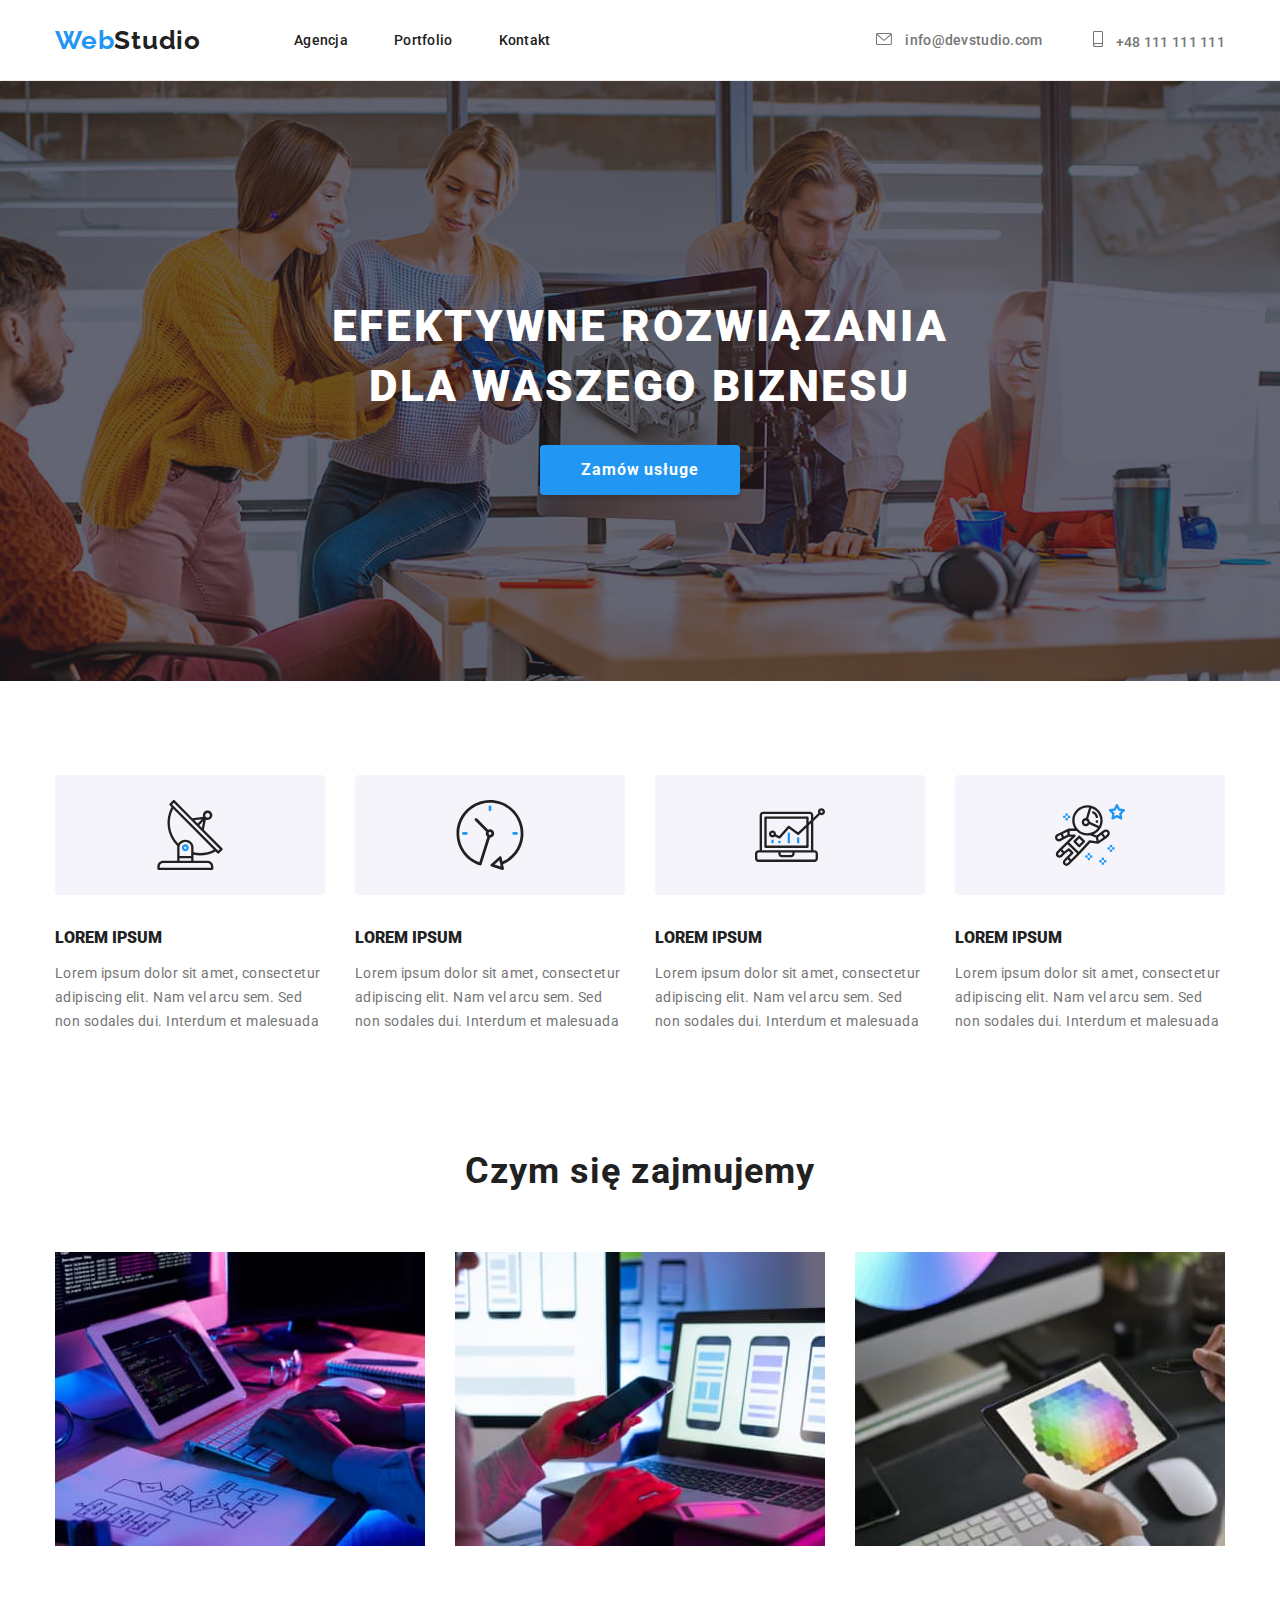
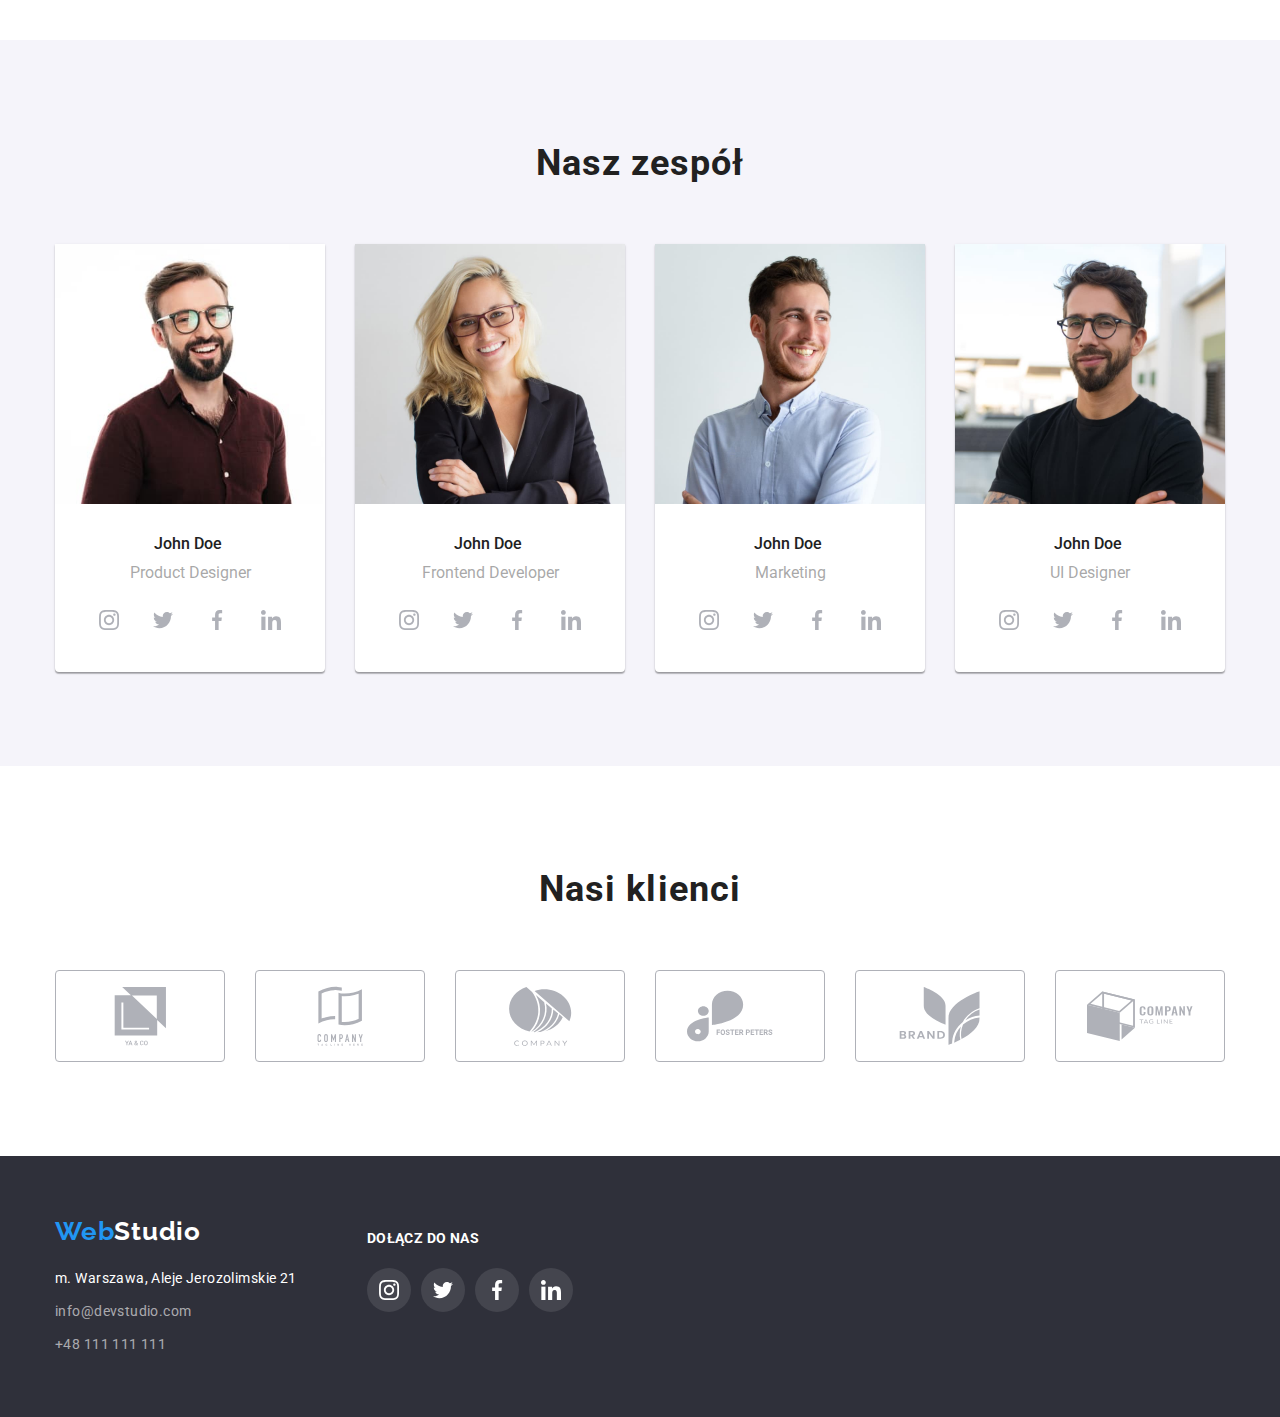
<file: index.html>
<!DOCTYPE html>
<html lang="pl">
  <head>
    <meta charset="UTF-8" />
    <meta http-equiv="X-UA-Compatible" content="IE=edge" />
    <meta name="viewport" content="width=device-width, initial-scale=1.0" />
    <title>Webstudio</title>  
   <link rel="stylesheet" href="https://cdnjs.cloudflare.com/ajax/libs/modern-normalize/1.1.0/modern-normalize.min.css">
    <link rel="preconnect" href="https://fonts.googleapis.com">
    <link rel="preconnect" href="https://fonts.gstatic.com" crossorigin>
    <link href="https://fonts.googleapis.com/css2?family=Raleway:wght@700&family=Roboto:wght@400;500;700;900&display=swap" rel="stylesheet">
     <link rel="stylesheet" href="css/style.css">  
     
  </head>


  <body>
    <header class="header">
      <div class="container">
      <a class="navigation-logo" href="index.html"><span class="navigation-logo-color">Web</span>Studio</a>      
      <nav class="navigation">
        <ul class="navigation-list list">
          <li class="navigation-list-item">
            <a class="navigation-list-link" href="#">Agencja</a>
          </li>
          <li class="navigation-list-item">
            <a class="navigation-list-link" href="portfolio.html">Portfolio</a>
          </li>
          <li class="navigation-list-item">
            <a class="navigation-list-link" href="#">Kontakt</a>
          </li>
        </ul>
      </nav>
          
      <address class="address">
        <ul class="navigation-address list">
          <li class="navigation-address-item">
            <a class="address-mail" href="mailto:info@devstudio.com">
              <svg class="head-icon-envelope">
                <use href="images/icons.svg/sprite.svg#icon-envelope"></use>
              </svg>
              info@devstudio.com</a>
          </li>
          <li class="navigation-address-item">
            <a class="address-phone-number" href="tel:+48111111111">
              <svg class="head-icon-smartphone">
                <use href="images/icons.svg/sprite.svg#icon-smartphone"></use>
              </svg>              
              +48 111 111 111</a>
          </li>
        </ul>
      </address>  
      </div>    
    </header>

    <main>
      <section class="button section">
        <div class="container button-content">
          <h1>EFEKTYWNE ROZWIĄZANIA DLA WASZEGO BIZNESU</h1>
        <button class="model-btn" type="button">Zamów usługe</button>
        </div>
      </section>

      <section class="navigation-advantages">
        <div class="container">
          <ul class="advantages-list list">
            <li class="advantages-list-item">
              <a class="advantages-list-link" href="#">
              <svg class="advantages-icon">
                <use href="images/icons.svg/sprite.svg#icon-Group-1"></use>
              </svg>
            </a></li>
            <li class="advantages-list-item">
              <a class="advantages-list-link" href="#">
              <svg class="advantages-icon">
                <use href="images/icons.svg/sprite.svg#icon-Group-2"></use>
              </svg>
            </a></li>
            <li class="advantages-list-item">
              <a class="advantages-list-link" href="#">
              <svg class="advantages-icon">
                <use href="images/icons.svg/sprite.svg#icon-Group-3"></use>
              </svg>
            </a></li>
            <li class="advantages-list-item">
              <a class="advantages-list-link" href="#">
              <svg class="advantages-icon">
                <use href="images/icons.svg/sprite.svg#icon-Group-4"></use>
              </svg>
            </a></li>
        </ul>
        <ul class="navigation-advantages-list list">
          <li class="navigation-advantages-item">
            <h4 clas="navigation-advantages-h4"><b>LOREM IPSUM</b></h4>
            <p class="navigation-advantages-p">
              Lorem ipsum dolor sit amet, consectetur adipiscing elit. Nam vel
              arcu sem. Sed non sodales dui. Interdum et malesuada
            </p>
          </li>
          <li class="navigation-advantages-item">
            <h4 clas="navigation-advantages-h4"><b>LOREM IPSUM</b></h4>
            <p class="navigation-advantages-p">
              Lorem ipsum dolor sit amet, consectetur adipiscing elit. Nam vel
              arcu sem. Sed non sodales dui. Interdum et malesuada
            </p>
          </li>
          <li class="navigation-advantages-item">
            <h4 clas="navigation-advantages-h4"><b>LOREM IPSUM</b></h4>
            <p class="navigation-advantages-p">
              Lorem ipsum dolor sit amet, consectetur adipiscing elit. Nam vel
              arcu sem. Sed non sodales dui. Interdum et malesuada
            </p>
          </li>
          <li class="navigation-advantages-item">
            <h4 clas="navigation-advantages-h4"><b>LOREM IPSUM</b></h4>
            <p class="navigation-advantages-p">
              Lorem ipsum dolor sit amet, consectetur adipiscing elit. Nam vel
              arcu sem. Sed non sodales dui. Interdum et malesuada
            </p>
          </li>
        </ul>
        </div>
      </section>

      <section class="what-we-do section">
        <div class="container">
        <h2 class="secondary-header">Czym się zajmujemy</h2>
        <ul class="what-we-do-list list">
          <li class="what-we-do-item">
            <img class="what-we-do-list-photo" src="images/image1.jpg" alt="Computer" width="370" height="294">
          </li>
          <li class="what-we-do-item">
            <img class="what-we-do-list-photo" src="images/image2.jpg" alt="Computer and telephon" width="370" height="294">
          </li class="what-we-do-item">
          <li>
            <img class="what-we-do-list-photo" src="images/image3.jpg" alt="Tablet" width="370" height="294">
          </li>
        </ul>
        </div>
      </section>

      <section class="staff section">
        <div class="container">
        <h2 class="secondary-header">Nasz zespół</h2>
        <ul class="staff-list list">
            <li class="staff-list-item">
                <img class="staff-list-img" src="images/image4.jpg" alt="John Doe, Product Designer" width="270" height="260">
                <h3 class="third-header">John Doe</h3>
                <p class="staff_p">Product Designer</p>
        <ul class="social-list list">
            <li class="social-list-item">
              <a class="social-list-link" href="#">
              <svg class="social-icon">
                <use href="images/icons.svg/sprite.svg#icon-instagram"></use>
              </svg>
            </a></li>
            <li class="social-list-item">
              <a class="social-list-link" href="#">
              <svg class="social-icon">
                <use href="images/icons.svg/sprite.svg#icon-twitter"></use>
              </svg>
            </a></li>
            <li class="social-list-item">
              <a class="social-list-link" href="#">
              <svg class="social-icon">
                <use href="images/icons.svg/sprite.svg#icon-facebook"></use>
              </svg>
            </a></li>
            <li class="social-list-item">
              <a class="social-list-link" href="#">
              <svg class="social-icon">
                <use href="images/icons.svg/sprite.svg#icon-linkedin"></use>
              </svg>
            </a></li>
        </ul>
            </li>
            <li class="staff-list-item">
                <img class="staff-list-img" src="images/image5.jpg" alt="John Doe, Frontend Developer" width="270" height="260">
                <h3 class="third-header">John Doe</h3>
                <p class="staff_p">Frontend Developer</p>
         <ul class="social-list list">
            <li class="social-list-item">
              <a class="social-list-link" href="#">
              <svg class="social-icon">
                <use href="images/icons.svg/sprite.svg#icon-instagram"></use>
              </svg>
            </a></li>
            <li class="social-list-item">
              <a class="social-list-link" href="#">
              <svg class="social-icon">
                <use href="images/icons.svg/sprite.svg#icon-twitter"></use>
              </svg>
            </a></li>
            <li class="social-list-item">
              <a class="social-list-link" href="#">
              <svg class="social-icon">
                <use href="images/icons.svg/sprite.svg#icon-facebook"></use>
              </svg>
            </a></li>
            <li class="social-list-item">
              <a class="social-list-link" href="#">
              <svg class="social-icon">
                <use href="images/icons.svg/sprite.svg#icon-linkedin"></use>
              </svg>
            </a></li>
        </ul>      
            </li>
            <li class="staff-list-item">
                <img class="staff-list-img" src="images/image6.jpg" alt="John Doe, Marketing" width="270" height="260">
                <h3 class="third-header">John Doe</h3>
                <p class="staff_p"> Marketing</p>
       <ul class="social-list list">
            <li class="social-list-item">
              <a class="social-list-link" href="#">
              <svg class="social-icon">
                <use href="images/icons.svg/sprite.svg#icon-instagram"></use>
              </svg>
            </a></li>
            <li class="social-list-item">
              <a class="social-list-link" href="#">
              <svg class="social-icon">
                <use href="images/icons.svg/sprite.svg#icon-twitter"></use>
              </svg>
            </a></li>
            <li class="social-list-item">
              <a class="social-list-link" href="#">
              <svg class="social-icon">
                <use href="images/icons.svg/sprite.svg#icon-facebook"></use>
              </svg>
            </a></li>
            <li class="social-list-item">
              <a class="social-list-link" href="#">
              <svg class="social-icon">
                <use href="images/icons.svg/sprite.svg#icon-linkedin"></use>
              </svg>
            </a></li>
        </ul>        
            </li>
            <li class="staff-list-item">
                <img class="staff-list-img" src="images/image7.jpg" alt="John Doe, UI Designer" width="270" height="260">
                <h3 class="third-header">John Doe</h3>
                <p class="staff_p">UI Designer</p>
        <ul class="social-list list">
            <li class="social-list-item">
              <a class="social-list-link" href="#">
              <svg class="social-icon">
                <use href="images/icons.svg/sprite.svg#icon-instagram"></use>
              </svg>
            </a></li>
            <li class="social-list-item">
              <a class="social-list-link" href="#">
              <svg class="social-icon">
                <use href="images/icons.svg/sprite.svg#icon-twitter"></use>
              </svg>
            </a></li>
            <li class="social-list-item">
              <a class="social-list-link" href="#">
              <svg class="social-icon">
                <use href="images/icons.svg/sprite.svg#icon-facebook"></use>
              </svg>
            </a></li>
            <li class="social-list-item">
              <a class="social-list-link" href="#">
              <svg class="social-icon">
                <use href="images/icons.svg/sprite.svg#icon-linkedin"></use>
              </svg>
            </a></li>
        </ul>        
            </li>
        </ul>   
        </div>     
      </section>

      <section class="customer section">
        <div class="container">
         <h2 class="secondary-header">Nasi klienci</h2>
         <ul class="customer-list list">
            <li class="customer-list-item">
              <a class="customer-list-link" href="#">
              <svg class="customer-icon">
                <use class="customer-icon-icon" href="images/icons.svg/sprite.svg#icon-group"></use>
              </svg>
            </a></li>
            <li class="customer-list-item">
              <a class="customer-list-link" href="#">
              <svg class="customer-icon">
                <use href="images/icons.svg/sprite.svg#icon-group-1"></use>
              </svg>
            </a></li>
            <li class="customer-list-item">
              <a class="customer-list-link" href="#">
              <svg class="customer-icon">
                <use href="images/icons.svg/sprite.svg#icon-group-2"></use>
              </svg>
            </a></li>
            <li class="customer-list-item">
              <a class="customer-list-link" href="#">
              <svg class="customer-icon">
                <use href="images/icons.svg/sprite.svg#icon-group-3"></use>
              </svg>
            </a></li>
             <li class="customer-list-item">
              <a class="customer-list-link" href="#">
              <svg class="customer-icon">
                <use href="images/icons.svg/sprite.svg#icon-group-4"></use>
              </svg>
            </a></li>
             <li class="customer-list-item">
              <a class="customer-list-link" href="#">
              <svg class="customer-icon">
                <use href="images/icons.svg/sprite.svg#icon-group-5"></use>
              </svg>
            </a></li>
        </ul>

      </section>
      
    </main>

    <footer class="footer section-footer">
      <div class="container">
        <div class="left-footer">
          <a class="navigation-logo-footer" href="index.html"><span class="navigation-logo-color">Web</span>Studio</a>
            <address class="footer_address">
              <ul class="footer_list list">
                <li class="footer_list_item"><p class="footer-address">m. Warszawa, Aleje Jerozolimskie 21</p></li>
                <li class="footer_list_item"><a class="footer-mail" href="mailto:info@devstudio.com">info@devstudio.com</a></li>
                 <li class="footer_list_item"><a class="footer-phone-number" href="tel:+48111111111">+48 111 111 111</a></li>
              </ul>
            </address>
        </div>
      <div class="right-footer">
         <h4 class="right-footer-h4">DOŁĄCZ DO NAS</h4>
          <ul class="social-list-footer list">
            <li class="social-list-item-footer">
              <a class="social-list-link-footer" href="#">
              <svg class="social-icon-footer">
                <use href="images/icons.svg/sprite.svg#icon-instagram"></use>
              </svg>
            </a></li>
            <li class="social-list-item-footer">
              <a class="social-list-link-footer" href="#">
              <svg class="social-icon-footer">
                <use href="images/icons.svg/sprite.svg#icon-twitter"></use>
              </svg>
            </a></li>
            <li class="social-list-item-footer">
              <a class="social-list-link-footer" href="#">
              <svg class="social-icon-footer">
                <use href="images/icons.svg/sprite.svg#icon-facebook"></use>
              </svg>
            </a></li>
            <li class="social-list-item-footer">
              <a class="social-list-link-footer" href="#">
              <svg class="social-icon-footer">
                <use href="images/icons.svg/sprite.svg#icon-linkedin"></use>
              </svg>
            </a></li>
          </ul>
        </div> 
      </div>
    </footer>
  </body>
</html>
</file>
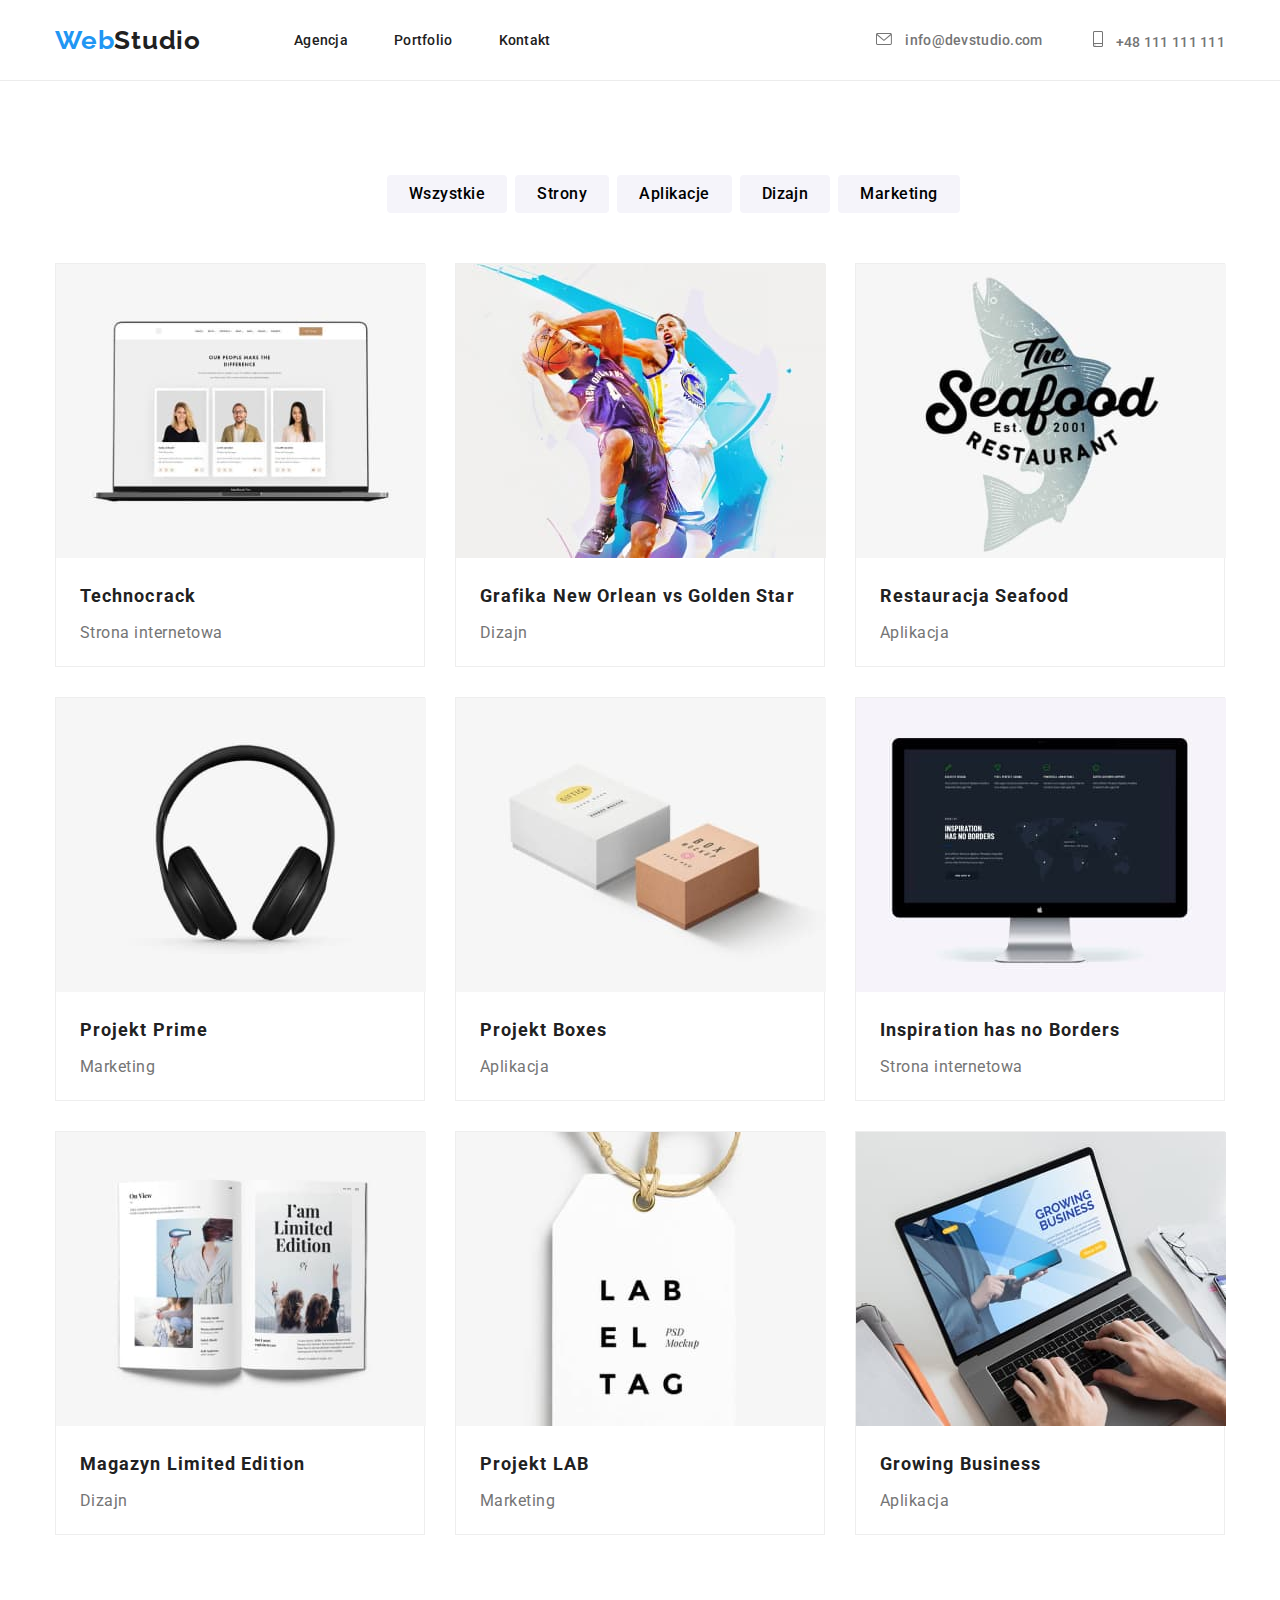
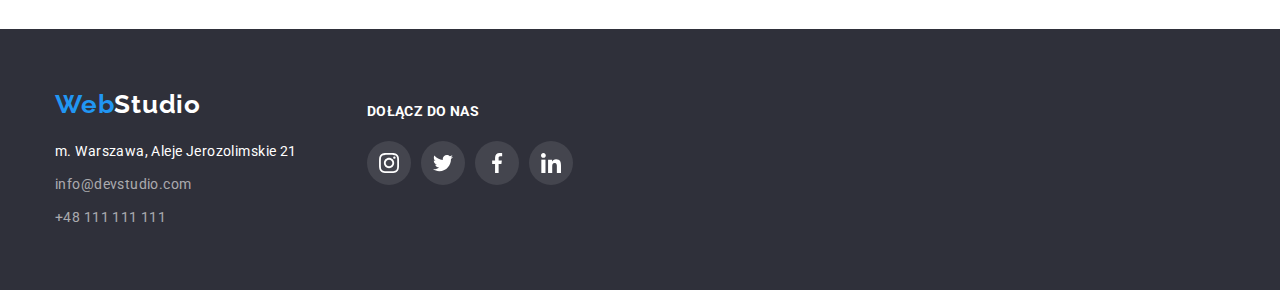
<file: portfolio.html>
<!DOCTYPE html>
<html lang="en">
<head>
    <meta charset="UTF-8">
    <meta http-equiv="X-UA-Compatible" content="IE=edge">
    <meta name="viewport" content="width=device-width, initial-scale=1.0">
    <title>Portfolio</title>
    <link rel="stylesheet" href="https://cdnjs.cloudflare.com/ajax/libs/modern-normalize/1.1.0/modern-normalize.min.css">
    <link rel="preconnect" href="https://fonts.googleapis.com">
    <link rel="preconnect" href="https://fonts.gstatic.com" crossorigin>
    <link href="https://fonts.googleapis.com/css2?family=Raleway:wght@700&family=Roboto:wght@400;500;700;900&display=swap" rel="stylesheet">
     <link rel="stylesheet" href="css/style.css">
</head>


<body>
    <header class="header">    
      <div class="container">
      <a class="navigation-logo" href="index.html"><span class="navigation-logo-color">Web</span>Studio</a>      
      <nav class="navigation">
        <ul class="navigation-list list">
          <li class="navigation-list-item">
            <a class="navigation-list-link" href="#">Agencja</a>
          </li>
          <li class="navigation-list-item">
            <a class="navigation-list-link" href="portolio.html">Portfolio</a>
          </li>
          <li class="navigation-list-item">
            <a class="navigation-list-link" href="#">Kontakt</a>
          </li>
        </ul>
      </nav>

      <address class="address">
        <ul class="navigation-address list">         
          <li class="navigation-address-item">
            <a class="address-mail" href="mailto:info@devstudio.com">
              <svg class="head-icon-envelope">
                <use href="images/icons.svg/sprite.svg#icon-envelope"></use>
              </svg>
               info@devstudio.com</a>
          </li>
            
          <li class="navigation-address-item">
            <a class="address-phone-number" href="tel:+48111111111">
              <svg class="head-icon-smartphone">
                <use href="images/icons.svg/sprite.svg#icon-smartphone"></use>
              </svg>          
               +48 111 111 111</a>
          </li>
        </ul>
      </address>  
      </div>      
    </header>

    <main>

    <section class="portfolio">
        <div class="filters-portfolio container">
            <ul class="filters-list-portfolio list">
                <li class="filters-list-item-portfolio"> <button class="model-btn-portfolio" type="button_1">Wszystkie</button></li>
                <li class="filters-list-item-portfolio"> <button class="model-btn-portfolio" type="button_2">Strony</button></li>
                <li class="filters-list-item-portfolio"> <button class="model-btn-portfolio" type="button_3">Aplikacje</button></li>
                <li class="filters-list-item-portfolio"> <button class="model-btn-portfolio" type="button_4">Dizajn</button></li>
                <li class="filters-list-item-portfolio"> <button class="model-btn-portfolio" type="button_5">Marketing</button></li>
              </ul>

        </div>
    </section>

    <section class="project">
      <div class="container">
        <ul class="project-list list">
            <li class="project-list-item">
                <img class="project-list-img" src="images/image8.jpg" alt="Technocrack, Strona internetowa" width="370" height="294">
                <h3 class="third-header-project">Technocrack</h3>
                <p class="staff_p-project">Strona internetowa</p>
            </li>
            <li class="project-list-item">
                <img class="project-list-img" src="images/image9.jpg" alt="Grafika New Orlean vs Golden Star, Dizajn" width="370" height="294">
                <h3 class="third-header-project">Grafika New Orlean vs Golden Star</h3>
                <p class="staff_p-project">Dizajn</p>
            </li>
            <li class="project-list-item">
                <img class="project-list-img" src="images/image10.jpg" alt="Restauracja Seafood, Aplikacja" width="370" height="294">
                <h3 class="third-header-project">Restauracja Seafood</h3>
                <p class="staff_p-project">Aplikacja</p>
            </li>
            <li class="project-list-item">
                <img class="project-list-img" src="images/image11.jpg" alt="Projekt Prime, Marketing" width="370" height="294">
                <h3 class="third-header-project">Projekt Prime</h3>
                <p class="staff_p-project">Marketing</p>
            </li>
             <li class="project-list-item">
                <img class="project-list-img" src="images/image12.jpg" alt="Projekt Boxes, Aplikacja" width="370" height="294">
                <h3 class="third-header-project">Projekt Boxes</h3>
                <p class="staff_p-project">Aplikacja</p>
            </li>
            <li class="project-list-item">
                <img class="project-list-img" src="images/image13.jpg" alt="Inspiration has no Borders, Strona internetowa" width="370" height="294">
                <h3 class="third-header-project">Inspiration has no Borders</h3>
                <p class="staff_p-project">Strona internetowa</p>
            </li>
            <li class="project-list-item">
                <img class="project-list-img" src="images/image14.jpg" alt="Magazyn Limited Edition, Dizajn" width="370" height="294">
                <h3 class="third-header-project">Magazyn Limited Edition</h3>
                <p class="staff_p-project">Dizajn</p>
            </li>
            <li class="project-list-item">
                <img class="project-list-img" src="images/image15.jpg" alt="Projekt LAB, Marketing" width="370" height="294">
                <h3 class="third-header-project">Projekt LAB</h3>
                <p class="staff_p-project">Marketing</p>
            </li>
            <li class="project-list-item">
                <img class="project-list-img" src="images/image16.jpg" alt="Growing Business, Aplikacja" width="370" height="294">
                <h3 class="third-header-project">Growing Business</h3>
                <p class="staff_p-project">Aplikacja</p>
            </li>       
          
        </ul>
        </div>
    </section>
    </main>


     <footer class="footer section-footer">
      <div class="container">
        <div class="left-footer">
          <a class="navigation-logo-footer" href="index.html"><span class="navigation-logo-color">Web</span>Studio</a>
            <address class="footer_address">
              <ul class="footer_list list">
                <li class="footer_list_item"><p class="footer-address">m. Warszawa, Aleje Jerozolimskie 21</p></li>
                <li class="footer_list_item"><a class="footer-mail" href="mailto:info@devstudio.com">info@devstudio.com</a></li>
                 <li class="footer_list_item"><a class="footer-phone-number" href="tel:+48111111111">+48 111 111 111</a></li>
              </ul>
            </address>
        </div>
      <div class="right-footer">
         <h4 class="right-footer-h4">DOŁĄCZ DO NAS</h4>
          <ul class="social-list-footer list">
            <li class="social-list-item-footer">
              <a class="social-list-link-footer" href="#">
              <svg class="social-icon-footer">
                <use href="images/icons.svg/sprite.svg#icon-instagram"></use>
              </svg>
            </a></li>
            <li class="social-list-item-footer">
              <a class="social-list-link-footer" href="#">
              <svg class="social-icon-footer">
                <use href="images/icons.svg/sprite.svg#icon-twitter"></use>
              </svg>
            </a></li>
            <li class="social-list-item-footer">
              <a class="social-list-link-footer" href="#">
              <svg class="social-icon-footer">
                <use href="images/icons.svg/sprite.svg#icon-facebook"></use>
              </svg>
            </a></li>
            <li class="social-list-item-footer">
              <a class="social-list-link-footer" href="#">
              <svg class="social-icon-footer">
                <use href="images/icons.svg/sprite.svg#icon-linkedin"></use>
              </svg>
            </a></li>
          </ul>
        </div> 
      </div>
    </footer>
  </body>
</html>
</file>
<file: css/style.css>
:root{
    --font-family: 'Roboto', sans-serif;
    --secondary-font:'Raleway', sans-serif;
    --main-color: #2196F3;
    --family-color: #212121;
}

body{
   font-family: var(--font-family); 
   color: var(--family-color);
}

a {
    text-decoration: none;
}


h2,
h3,
h4,
h5,
h6{
    margin: 0;  
    padding: 0;
}

ul{
    padding: 0;
    margin: 0;
}

p{
    padding: 0;
}

.list{
    list-style: none;
}

img{
    display: block;
}

.container{
    width: 1200px;
    padding: 0 15px;
    margin: 0 auto;
}

.section {
  padding-top: 94px;
  padding-bottom: 94px;
}

.section-footer{
    padding-top: 60px;
    padding-bottom: 60px;
}

/*================COMPONENTS================ */
.model-btn{
    font-weight: bold;
    font-size: 16px;
    line-height: 1.875;
    margin: 0 auto;
    display: block;
    

    /* identical to box height, or 187% */
    align-items: center;
    text-align: center;
    letter-spacing: 0.06em;
    cursor: pointer;
    

    color: #FFFFFF;
    font-family:var(--font-family);
    /* position: absolute; */
    width: 200px;
    height: 50px;
    
    

    background: #2196F3;
    box-shadow: 0px 4px 4px rgba(0, 0, 0, 0.15);
    border-radius: 4px;
    border: 0;


}

.secondary-header{
    font-style: normal;
    font-weight: bold;
    font-size: 36px;
    line-height: 1.666;
    text-align: center;
    letter-spacing: 0.03em;
}

/*================END COMPONENTS================ */


/*================HEADER================ */

.header {
  border-bottom: 1px solid #ececec;
}

.header .container{
    display: flex;
    align-items: center;
    Height: 80px;
}


.navigation-logo{
   margin-right: 93px;
   font-family: var( --secondary-font);
}

.navigation-list,
.navigation-advantages-list {
    display: flex;
    align-items: center;
}

.navigation-list-item:not(:last-child) {
    margin-right: 46px;
}

.head-list-item{
    display: flex;
    align-items: center;
    justify-content: space-between;
}

.head-icon-envelope{
    width: 16px;
    height: 12px;
   fill: currentColor;
    margin-right: 10px;
}


.head-icon-smartphone{
    width: 10px;
    height: 16px;
    fill: currentColor;
    margin-right: 10px;
}
.navigation-address{
    display: flex;
    align-items: center;
}

 .header .address{
    margin-left: auto;
}

.address-mail{
    margin-right: 50px;
}

.advantages-list{
    display: flex;
    align-items: center;
    justify-content: space-between;
    margin-bottom: 30px;
}

.advantages-list-link{  
    fill:  #AFB1B8;    
}

.advantages-icon{
    width: 270px;
    height: 120px;
}

.navigation-advantages-item:not(:last-child){
    margin-right: 30px;
    top: 93px;

}
.navigation-advantages{
   padding-top: 94px;
   margin:0;
}
.navigation-advantages-item{
    top: 774px;
}

.navigation-logo,
.navigation-logo-footer {     
    font-style: normal;
    font-weight: bold;
    font-size: 26px;
    line-height: 1.192;    
    /* identical to box height */
    letter-spacing: 0.03em; 
    
}
.navigation-logo{
  color: var(--family-color);    
}

.navigation-logo-color{
    color: var(--main-color);
}

.navigation-list-link,
.address{    
    font-weight: 500;
    font-size: 14px;
    line-height: 1.143;
    letter-spacing: 0.02em;  
    color:#212121 
}


.address-mail:hover,
.address-mail:focus,
.address-phone-number:hover,
.address-phone-number:focus{
    color:var(--main-color);
    fill: var(--main-color);
}

.navigation-list-link:hover,
.navigation-list-link:focus,
.footer-mail:hover,
.footer-mail:focus,
.footer-phone-number:hover,
.footer-phone-number:focus{
    color:var(--main-color);  
}

.address{
    font-style: normal;   
    color: #757575;   
}
.address-mail,
.address-phone-number{
    color: #757575;
}


/*================END HEADER================ */

/*================BUTTON================ */


.button-content h1{
font-style: normal;
font-weight: 900;
font-size: 44px;
line-height: 1.364;

/* or 136% */
text-align: center;
letter-spacing: 0.06em;
/* width: 46.5rem; */
/* text-transform: uppercase; */
color: #FFFFFF;
width: 696px;
height: 120px;
left: 452px;
top: 280px;

margin-right: auto;
margin-left: auto;
}

.button {
  background-image: linear-gradient(
    rgba(47, 48, 58, 0.4),
    rgba(47, 48, 58, 0.4)),
    url("../images/background.jpg");
  height: 37.5rem;
  display: flex;
  align-items: center;
  background-repeat: no-repeat;
  background-position: 50% 50%;
  background-size: cover;
  position: relative;
}

/*================END BUTTON================ */

/*================NASZE ATUTY================ */

.what-we-do .secondary-header{
    margin-bottom: 50px;
    margin-top: 0;
}

.what-we-do-list{
    display: flex;
    justify-content: space-between;
}

.navigation-advantages-h4{    
    font-style: normal;
    font-weight: bold;
    font-size: 14px;
    line-height: 1.43;
    letter-spacing: 0.03em;
    text-transform: uppercase;
    left: 215px;
    top: 774px;
}

.navigation-advantages-p{    
    font-style: normal;
    font-weight: normal;
    font-size: 14px;
    line-height: 1.714;
    /* or 171% */
    letter-spacing: 0.03em;
    color: #757575;
    
}

/*================END NASZE ATUTY================ */

/*================STAFF================ */

.staff .secondary-header{
    margin-bottom: 50px;
    margin-top: 0;
}

.staff-list{
    display: flex;
    justify-content: space-between;
    
}

.third-header{
    margin-top: 30px;
    margin-bottom: 10px;
    margin-left: 99px;
}

.staff_p{
    margin: 0;
}

.third-header{   
    font-style: normal;
    font-weight: 500;
    font-size: 16px;
    line-height: 1.187;
}
.staff{
   background: #F5F4FA;
}

.staff_p{   
    font-style: normal;
    font-weight: normal;
    font-size: 16px;
    line-height: 1.187;
    text-align: center;
    margin-bottom: 16px;

    color: rgba(117, 117, 117, 0.63);    
}

.staff-list-item{  
    width: 270px;
    height: 428px;
    left: 815px;
    top: 1635px;

    background: #FFFFFF;

    /* material shadow v1 */
    box-shadow: 0px 1px 3px rgba(0, 0, 0, 0.12), 0px 1px 1px rgba(0, 0, 0, 0.14), 0px 2px 1px rgba(0, 0, 0, 0.2);
    border-radius: 0px 0px 4px 4px;
}

.social-list{
    display: flex;
    align-items: center;
    justify-content: space-between;
    padding-left: 32px;
    padding-right: 32px;
}

.social-list-link{
    display: flex;
    width: 44px;
    height: 44px;
    background-color: #FFFFFF;
    border-radius: 50%;
    align-items: center;
    justify-content: center;
    fill:  #AFB1B8;
    /* padding-left: 32px; */
    
}

.social-icon{
    width: 20px;
    height: 20px;
}

.social-list-link:hover,
.social-list-link:focus{
    fill: #FFFFFF;
    background-color: var(--main-color);
}


/*================END STAFF================ */

/*================CUSTOMER================ */

.customer{
    text-align: center;
}

.customer-list{
    display: flex;
    align-items: center;
    justify-content: space-between;
    margin-top: 50px;
}

.customer-list-link{
    display: flex;
    width: 170px;
    height: 92px;
    border: 1px solid #AFB1B8;
    box-sizing: border-box;
    border-radius: 4px;
     align-items: center;
    justify-content: center;
    fill:  #AFB1B8;
    
}

.customer-icon{
    width: 106px;
    height: 60px;
    align-items: center;
}

.customer-list-link:hover,
.customer-list-link:focus{
    fill: var(--main-color);
    border: 1px solid var(--main-color);
}

/*================END CUSTOMER================ */

/*================FOOTER================ */
.navigation-logo-footer{
    margin-top: 60px;
}

.footer-address{
    margin-top: 20px;
    margin-bottom: 9px;
}

.footer_list_item:not(:last-child){
    margin-bottom: 9px;
}

.footer{
    background: #2F303A;
}

.footer_list{    
    font-style: normal;
    font-weight: normal;
    font-size: 14px;
    line-height: 1.714;
    letter-spacing: 0.03em;
      
}
.footer-address{
    color: #FFFFFF;
} 
 
.navigation-logo-footer{
    font-family: var(--secondary-font);
}

 .footer-mail,
.footer-phone-number{
color: rgba(255, 255, 255, 0.6);
height: 16px;
}

.footer .container{
    display: flex;
}

.right-footer{
    margin-left: 70px;
    margin-top: 8px;
    margin-top: 0px;
}

.right-footer-h4{    
    font-weight: bold;
    font-size: 14px;
    line-height: 1.43;
    letter-spacing: 0.03em;
    text-transform: uppercase;
    color: #FFFFFF;
    padding-top: 12px;
    padding-bottom: 20px;
}

.social-list-footer{
    display: flex;
    align-items: center;
    justify-content: space-between;   
}

.social-list-link-footer{
    display: flex;
    width: 44px;
    height: 44px;
    background-color: rgba(255, 255, 255, 0.1);;
    border-radius: 50%;
    align-items: center;
    justify-content: center;
    fill:  #FFFFFF;   
}

.social-icon-footer{
    width: 20px;
    height: 20px;
}

.social-list-item-footer:not(:last-child) {
    margin-right: 10px;
}


.social-list-link-footer:hover,
.social-list-link-footer:focus{
    fill: #FFFFFF;
    background-color: var(--main-color);
}

/*================END FOOTER================ */

/*================PORTFOLIO================ */

.portfolio{
    padding-top: 94px;
}

.filters-list-portfolio{
    display: flex;
    align-items: center;
    margin-left: 332px;
}


.navigation-logo-footer{
  color: #FFFFFF;  
}


.third-header-project{    
    font-style: normal;
    font-weight: bold;
    font-size: 18px;
    line-height: 2;

    /* identical to box height, or 200% */
    letter-spacing: 0.06em;
    
}

.staff_p-project{
    font-style: normal;
    font-weight: normal;
    font-size: 16px;
    line-height: 1.875;

    /* identical to box height, or 187% */
    letter-spacing: 0.03em;
    color: #757575;
}


.model-btn-portfolio{
    background: #F5F4FA;
    border-radius: 4px;
    font-family:var(--font-family);
    font-style: normal;
    font-weight: 500;
    font-size: 16px;
    line-height: 1.625;

    /* identical to box height, or 162% */
    text-align: center;
    letter-spacing: 0.03em;
    cursor: pointer;
    border: 0;
    padding: 6px 22px;
}

.filters-list-item-portfolio:not(:last-child){
    margin-right:8px;
}

.model-btn-portfolio{
    margin: 0 auto;
    display: block;
}

.button_1,
.button_5{
    width: 121px;
    height: 38px;
}

.button_2{
width: 93px;
height: 38px;
margin-right: 8px;
}

.button_3{
width: 114px;
height: 38px;
}

.button_4{
width: 91px;
height: 38px;
}

.project{
    padding-top: 50px;
    padding-bottom: 94px;
}

.project-list {
  display: flex;
  justify-content: center;
  align-items: center;
  flex-wrap: wrap;
  gap: 30px;
}

.project-list-item{
    border: 1px solid #EEEEEE;
    width: 370px;
    height: 404px;
}

.project-list-item:hover,
.project-list-item:focus{
  box-shadow: 0px 1px 3px rgba(0, 0, 0, 0.12), 0px 1px 1px rgba(0, 0, 0, 0.14), 0px 2px 1px rgba(0, 0, 0, 0.2);
border-radius: 0px 0px 4px 4px;  
 cursor: pointer;
}

.third-header-project{
    margin: 0;
    padding-top: 20px;
    padding-left: 24px;
}

.staff_p-project{
    margin: 0;
    padding-top: 4px;
    padding-left: 24px;
}

.model-btn-portfolio:hover,
.model-btn-portfolio:focus{
    background: #2196F3;
    /* shadow-middle */
    box-shadow: 0px 3px 1px rgba(0, 0, 0, 0.1), 0px 1px 2px rgba(0, 0, 0, 0.08), 0px 2px 2px rgba(0, 0, 0, 0.12);
    color: #FFFFFF;
}


/*================END PORTFOLIO================ */
</file>
